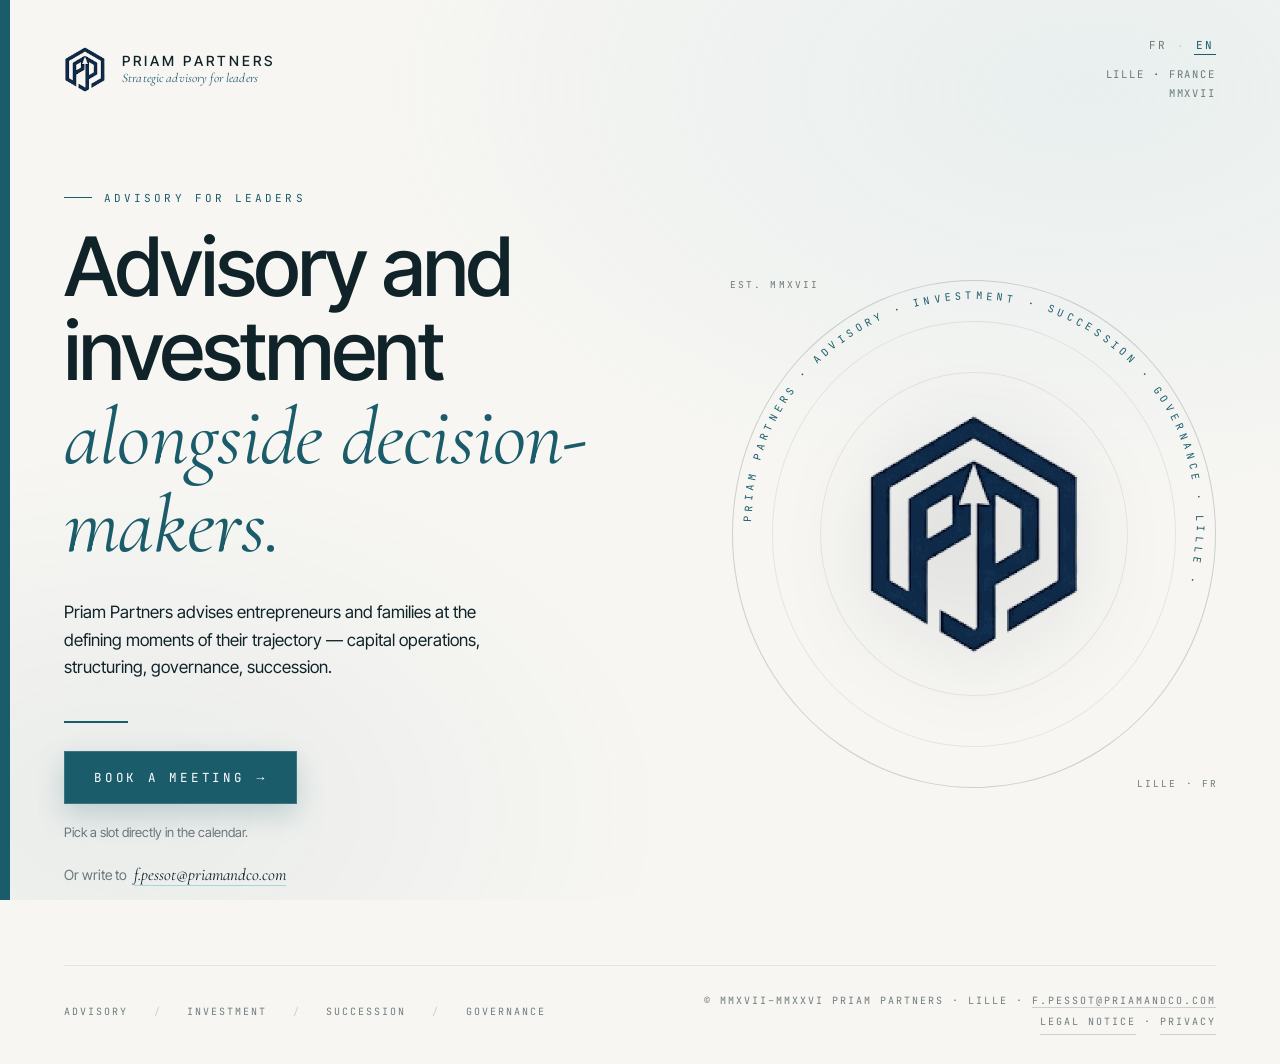
<file: index.html>
<!doctype html>
<html lang="fr">
<head>
  <meta charset="utf-8" />
  <title>Priam Partners — Accompagnement stratégique des dirigeants</title>
  <meta name="viewport" content="width=device-width, initial-scale=1" />
  <meta name="description" content="Priam Partners, cabinet de conseil basé à Lille, accompagne dirigeants, entrepreneurs et familles : opérations de capital, structuration, gouvernance, transmission." />
  <link rel="canonical" href="https://priamandco.com/" />
  <link rel="icon" href="/favicon.ico" sizes="any" />
  <link rel="icon" type="image/png" sizes="32x32" href="/favicon-32.png" />
  <link rel="apple-touch-icon" href="/apple-touch-icon.png" />
  <meta name="theme-color" content="#1B5C6B" />
  <meta name="google-site-verification" content="KSe63nCpzMNgLuSvFUwi4duw0buvBSrkegEMkRVE4Wo" />
  <meta property="og:type" content="website" />
  <meta property="og:site_name" content="Priam Partners" />
  <meta property="og:locale" content="fr_FR" />
  <meta property="og:url" content="https://priamandco.com/" />
  <meta property="og:title" content="Priam Partners — Conseil et investissement aux côtés des dirigeants" />
  <meta property="og:description" content="Opérations de capital, structuration, gouvernance, transmission. Lille · France." />
  <meta property="og:image" content="https://priamandco.com/og-image.jpg" />
  <meta property="og:image:width" content="1200" />
  <meta property="og:image:height" content="630" />
  <meta property="og:image:alt" content="Priam Partners — Conseil et investissement aux côtés des dirigeants" />
  <meta name="twitter:card" content="summary_large_image" />
  <link rel="preload" href="fonts/inter-tight-latin-500-normal.woff2" as="font" type="font/woff2" crossorigin>
  <script src="obf.js"></script>
  <link rel="stylesheet" href="fonts.css">
  <script type="application/ld+json">
  {"@context":"https://schema.org","@type":"ProfessionalService","name":"Priam Partners","url":"https://priamandco.com/","logo":"https://priamandco.com/logo-pp.png","image":"https://priamandco.com/og-image.jpg","foundingDate":"2017","address":{"@type":"PostalAddress","streetAddress":"28 rue Delannoy","postalCode":"59160","addressLocality":"Lille","addressCountry":"FR"},"areaServed":"FR"}
  </script>

  <style>
    :root {
      --bg:    #F7F6F3;
      --bg2:   #EFECE4;
      --ink:   #0F2329;
      --teal:  #1B5C6B;
      --teal2: #4A9AB0;
      --teal3: #A8D4DC;
      --mute:  rgba(15,35,41,0.58);
      --hair:  rgba(15,35,41,0.18);
      --hair2: rgba(15,35,41,0.08);
      --serif: "Cormorant Garamond", Georgia, serif;
      --sans:  "Inter Tight", "Helvetica Neue", Helvetica, Arial, sans-serif;
      --mono:  "JetBrains Mono", ui-monospace, Menlo, monospace;
    }

    * { box-sizing: border-box; }
    html, body { margin: 0; padding: 0; }
    body {
      background: var(--bg);
      color: var(--ink);
      font-family: var(--sans);
      min-height: 100vh;
      -webkit-font-smoothing: antialiased;
      text-rendering: optimizeLegibility;
    }

    /* Subtle paper texture via layered radial noise (pure CSS) */
    body::before {
      content: "";
      position: fixed; inset: 0;
      pointer-events: none;
      background:
        radial-gradient(1200px 700px at 85% 10%, rgba(168,212,220,0.18), transparent 60%),
        radial-gradient(900px 600px at 10% 90%, rgba(27,92,107,0.06), transparent 60%);
      z-index: 0;
    }

    .page {
      position: relative;
      z-index: 1;
      min-height: 100vh;
      display: grid;
      grid-template-rows: auto 1fr auto;
      padding: clamp(20px, 3.5vw, 36px) clamp(22px, 5vw, 64px);
    }

    /* Side teal band */
    .band {
      position: fixed;
      left: 0; top: 0; bottom: 0;
      width: 10px;
      background: var(--teal);
      z-index: 2;
    }

    /* Header */
    header {
      display: flex;
      align-items: center;
      justify-content: space-between;
      gap: 24px;
    }
    .brand {
      text-decoration: none;
      color: inherit;
      display: inline-flex;
      align-items: center;
      gap: 16px;
    }
    .brand img {
      width: 42px; height: auto; display: block;
    }
    .brand .name {
      font-family: var(--sans);
      font-weight: 500;
      font-size: 14px;
      letter-spacing: 0.22em;
      text-transform: uppercase;
      color: var(--ink);
    }
    .brand .tag {
      font-family: var(--serif);
      font-style: italic;
      font-size: 13px;
      color: var(--teal);
      letter-spacing: 0.01em;
      margin-top: 4px;
    }
    .brand .stack { display: inline-flex; flex-direction: column; line-height: 1; }

    .meta {
      font-family: var(--mono);
      font-size: 10.5px;
      letter-spacing: 0.18em;
      text-transform: uppercase;
      color: var(--mute);
      text-align: right;
      line-height: 1.8;
    }
    .meta .dot { color: var(--teal); }

    .header-right {
      display: flex;
      flex-direction: column;
      align-items: flex-end;
      gap: 10px;
    }
    .lang {
      display: inline-flex;
      align-items: center;
      gap: 8px;
      font-family: var(--mono);
      font-size: 11px;
      letter-spacing: 0.18em;
    }
    .lang-btn {
      background: none;
      border: none;
      padding: 2px 2px;
      cursor: pointer;
      font: inherit;
      letter-spacing: inherit;
      color: var(--mute);
      border-bottom: 1px solid transparent;
      transition: color .2s, border-color .2s;
    }
    .lang-btn:hover { color: var(--ink); }
    .lang-btn.is-active { color: var(--teal); border-bottom-color: var(--teal); }
    .lang-sep { color: var(--hair); }

    /* Main */
    main {
      display: grid;
      grid-template-columns: 1.1fr 0.9fr;
      gap: clamp(32px, 6vw, 96px);
      align-items: center;
      padding: clamp(32px, 7vw, 80px) 0;
    }
    @media (max-width: 880px) {
      main { grid-template-columns: 1fr; padding: 40px 0; }
    }

    .eyebrow {
      font-family: var(--mono);
      font-size: 11px;
      letter-spacing: 0.28em;
      text-transform: uppercase;
      color: var(--teal);
      display: inline-flex;
      align-items: center;
      gap: 12px;
    }
    .eyebrow::before {
      content: "";
      width: 28px; height: 1px; background: var(--teal);
      display: inline-block;
    }

    h1 {
      font-family: var(--sans);
      font-weight: 500;
      font-size: clamp(42px, 6.4vw, 84px);
      line-height: 1.02;
      letter-spacing: -0.025em;
      margin: 20px 0 0;
      color: var(--ink);
    }
    h1 em {
      font-family: var(--serif);
      font-style: italic;
      font-weight: 400;
      color: var(--teal);
      letter-spacing: -0.01em;
    }

    .lede {
      font-size: clamp(15px, 1.35vw, 17px);
      line-height: 1.6;
      color: var(--ink);
      max-width: 46ch;
      margin: clamp(22px, 3vw, 32px) 0 0;
    }

    .rule {
      height: 2px;
      width: 64px;
      background: var(--teal);
      margin: clamp(28px, 4vw, 40px) 0 clamp(20px, 2.5vw, 28px);
    }

    .contact-label {
      font-family: var(--mono);
      font-size: 10.5px;
      letter-spacing: 0.22em;
      text-transform: uppercase;
      color: var(--mute);
    }
    .mailto {
      display: inline-flex;
      align-items: baseline;
      gap: 14px;
      margin-top: 10px;
      font-family: var(--serif);
      font-style: italic;
      font-size: clamp(22px, 2.4vw, 30px);
      color: var(--ink);
      text-decoration: none;
      letter-spacing: -0.005em;
      position: relative;
      transition: color .2s ease;
    }
    .mailto::after {
      content: "";
      position: absolute;
      left: 0; right: 0; bottom: -4px;
      height: 1px;
      background: var(--teal);
      transform-origin: left;
      transform: scaleX(1);
      transition: transform .35s cubic-bezier(.2,.7,.3,1), background .2s;
    }
    .mailto:hover { color: var(--teal); }
    .mailto:hover::after { background: var(--teal); transform: scaleX(1.04); }
    .mailto .arrow {
      font-family: var(--sans);
      font-style: normal;
      font-weight: 400;
      font-size: 0.7em;
      color: var(--teal);
      transition: transform .3s cubic-bezier(.2,.7,.3,1);
      display: inline-block;
    }
    .mailto:hover .arrow { transform: translateX(6px); }

    .note {
      margin-top: 18px;
      font-size: 13px;
      color: var(--mute);
      max-width: 42ch;
      line-height: 1.55;
    }

    .cal-btn {
      display: inline-flex;
      align-items: center;
      gap: 12px;
      margin-top: 0;
      padding: 18px 30px;
      background: var(--teal);
      color: #fff;
      font-family: var(--mono);
      font-size: 12.5px;
      letter-spacing: 0.22em;
      text-transform: uppercase;
      text-decoration: none;
      border: none;
      box-shadow: 0 10px 28px rgba(27,92,107,0.22);
      cursor: pointer;
      transition: background .2s ease, transform .2s ease;
      position: relative;
    }
    .cal-btn::after {
      content: "";
      position: absolute;
      inset: 0;
      border: 1px solid rgba(255,255,255,0.15);
      pointer-events: none;
    }
    .cal-btn:hover {
      background: var(--ink);
      transform: translateY(-1px);
    }
    .cal-btn .cal-arrow {
      font-size: 13px;
      transition: transform .25s cubic-bezier(.2,.7,.3,1);
    }
    .cal-btn:hover .cal-arrow { transform: translateX(4px); }

    .alt-contact {
      margin-top: 22px;
      font-size: 14px;
      color: var(--mute);
    }
    .alt-contact .mail-link {
      font-family: var(--serif);
      font-style: italic;
      font-size: 17px;
      color: var(--ink);
      text-decoration: none;
      border-bottom: 1px solid var(--teal3);
      margin-left: 4px;
      transition: color .2s, border-color .2s;
    }
    .alt-contact .mail-link:hover { color: var(--teal); border-color: var(--teal); }

    /* Visual side — monumental blason + typographic crest */
    .visual {
      position: relative;
      aspect-ratio: 1 / 1.05;
      max-width: 520px;
      margin-left: auto;
      width: 100%;
      display: flex;
      align-items: center;
      justify-content: center;
    }
    @media (max-width: 880px) {
      .visual { margin: 0 auto; max-width: 360px; aspect-ratio: 1 / 1; }
    }

    .visual .ring {
      position: absolute;
      inset: 0;
      border: 1px solid var(--hair);
      border-radius: 50%;
    }
    .visual .ring::before,
    .visual .ring::after {
      content: "";
      position: absolute;
      inset: 8%;
      border: 1px solid var(--hair2);
      border-radius: 50%;
    }
    .visual .ring::after { inset: 18%; }

    .visual .mark {
      width: 46%;
      height: auto;
      display: block;
      filter: drop-shadow(0 14px 40px rgba(15,35,41,0.14));
    }

    /* Typographic ring (curved text around the blason) */
    .visual .curvetext {
      position: absolute;
      inset: 0;
      animation: rotate 80s linear infinite;
    }
    @keyframes rotate { to { transform: rotate(360deg); } }
    .visual .curvetext text {
      font-family: var(--mono);
      font-size: 8.5px;
      letter-spacing: 0.42em;
      fill: var(--teal);
      text-transform: uppercase;
    }

    /* Corner tickers */
    .ticker-top, .ticker-bot {
      position: absolute;
      font-family: var(--mono);
      font-size: 9.5px;
      letter-spacing: 0.22em;
      text-transform: uppercase;
      color: var(--mute);
    }
    .ticker-top { top: -2px; left: -2px; }
    .ticker-bot { bottom: -2px; right: -2px; }

    /* Footer */
    footer {
      display: flex;
      justify-content: space-between;
      align-items: center;
      gap: 16px;
      padding-top: clamp(20px, 3vw, 28px);
      border-top: 1px solid var(--hair2);
      font-family: var(--mono);
      font-size: 10px;
      letter-spacing: 0.2em;
      text-transform: uppercase;
      color: var(--mute);
    }
    footer .tags { display: flex; gap: clamp(12px, 2vw, 28px); flex-wrap: wrap; }
    footer .tags span.sep { color: var(--hair); }
    footer .right { text-align: right; }
    footer .legal-links { margin-top: 8px; }
    footer .legal-links a { color: inherit; text-decoration: none; border-bottom: 1px solid var(--hair); padding: 6px 0; }
    footer .legal-links a:hover { color: var(--teal); }

    @media (max-width: 620px) {
      footer { flex-direction: column; align-items: flex-start; }
      footer .right { text-align: left; }
      .band { width: 6px; }
      .meta { font-size: 9.5px; }
    }

    /* Entrance */
    @keyframes rise {
      from { opacity: 0; transform: translateY(14px); }
      to   { opacity: 1; transform: none; }
    }
    .rise { animation: rise .9s cubic-bezier(.2,.7,.3,1) both; }
    .rise.d1 { animation-delay: .05s; }
    .rise.d2 { animation-delay: .15s; }
    .rise.d3 { animation-delay: .25s; }
    .rise.d4 { animation-delay: .35s; }
    .rise.d5 { animation-delay: .45s; }
  </style>
</head>
<body>
  <div class="band" aria-hidden="true"></div>

  <div class="page">
    <header class="rise d1">
      <a class="brand" href="/" aria-label="Priam Partners — accueil">
        <img src="logo-pp-web.png" alt="Priam Partners" width="42" height="47" />
        <span class="stack">
          <span class="name">Priam Partners</span>
          <span class="tag" data-i18n="tag">Accompagnement stratégique des dirigeants</span>
        </span>
      </a>
      <div class="header-right">
        <div class="lang" role="group" aria-label="Language">
          <button type="button" class="lang-btn is-active" data-lang="fr">FR</button>
          <span class="lang-sep">·</span>
          <button type="button" class="lang-btn" data-lang="en">EN</button>
        </div>
        <div class="meta">
          <div data-i18n="city">Lille <span class="dot">·</span> France</div>
          <div>MMXVII</div>
        </div>
      </div>
    </header>

    <main>
      <section>
        <div class="eyebrow rise d2" data-i18n="eyebrow">Conseil aux dirigeants</div>
        <h1 class="rise d3" data-i18n-html="headline">
          Conseil et investissement<br />
          <em>aux côtés des dirigeants.</em>
        </h1>
        <p class="lede rise d4" data-i18n="lede">
          Priam Partners accompagne entrepreneurs et familles sur les moments charnières de leur trajectoire&nbsp;: opérations de capital, structuration, gouvernance, transmission.
        </p>

        <div class="rule rise d4"></div>

        <div class="rise d5">
          <a class="cal-btn" href="https://cal.eu/fabien-pessot" target="_blank" rel="noopener">
            <span data-i18n="calLabel">Prendre rendez-vous</span>
            <span class="cal-arrow">→</span>
          </a>
          <div class="note" data-i18n="calNote">Choisissez directement un créneau dans l'agenda.</div>
          <div class="alt-contact">
            <span data-i18n="orWrite">Ou écrire à</span>
            <a class="mail-link" href="#" data-c="mail" data-subject="Prise de contact — Priam Partners" data-i18n-subject="subject"><span data-c-text="mail">f.pessot (arobase) priamandco.com</span></a>
          </div>
        </div>
      </section>

      <aside class="visual rise d3" aria-hidden="true">
        <div class="ring"></div>

        <!-- Curved text ring -->
        <svg class="curvetext" viewBox="0 0 400 400" xmlns="http://www.w3.org/2000/svg">
          <defs>
            <path id="circle" d="M 200,200 m -184,0 a 184,184 0 1,1 368,0 a 184,184 0 1,1 -368,0" />
          </defs>
          <text>
            <textPath href="#circle" startOffset="0" data-i18n="curve">
              PRIAM PARTNERS · CONSEIL · INVESTISSEMENT · TRANSMISSION · GOUVERNANCE · LILLE ·
            </textPath>
          </text>
        </svg>

        <img class="mark" src="logo-pp-web.png" alt="" width="268" height="302" />

        <div class="ticker-top" data-i18n="tickerTop">EST. MMXVII</div>
        <div class="ticker-bot" data-i18n="tickerBot">LILLE · FR</div>
      </aside>
    </main>

    <footer class="rise d5">
      <div class="tags" data-i18n-group="tags">
        <span data-i18n="tag1">Conseil</span><span class="sep">/</span>
        <span data-i18n="tag2">Investissement</span><span class="sep">/</span>
        <span data-i18n="tag3">Transmission</span><span class="sep">/</span>
        <span data-i18n="tag4">Gouvernance</span>
      </div>
      <div class="right">
        <span data-i18n="copyright">© MMXVII–MMXXVI Priam Partners · Lille</span> · <a href="#" data-c="mail" style="color:inherit; text-decoration: none; border-bottom: 1px solid var(--hair);"><span data-c-text="mail">f.pessot (arobase) priamandco.com</span></a>
        <div class="legal-links"><a href="/mentions-legales.html" data-i18n="legal">Mentions légales</a> · <a href="/confidentialite.html" data-i18n="privacy">Confidentialité</a></div>
      </div>
    </footer>

    <script>
      (function() {
        var I18N = {
          fr: {
            tag: 'Accompagnement stratégique des dirigeants',
            city: 'Lille <span class="dot">·</span> France',
            eyebrow: 'Conseil aux dirigeants',
            headline: 'Conseil et investissement<br /><em>aux côtés des dirigeants.</em>',
            lede: 'Priam Partners accompagne entrepreneurs et familles sur les moments charnières de leur trajectoire\u00a0: opérations de capital, structuration, gouvernance, transmission.',
            contactLabel: 'Nous écrire',
            subject: 'Prise de contact — Priam Partners',
            note: 'Chaque message reçoit une réponse personnelle.',
            curve: 'PRIAM PARTNERS · CONSEIL · INVESTISSEMENT · TRANSMISSION · GOUVERNANCE · LILLE ·',
            tickerTop: 'EST. MMXVII',
            tickerBot: 'LILLE · FR',
            tag1: 'Conseil', tag2: 'Investissement', tag3: 'Transmission', tag4: 'Gouvernance',
            copyright: '© MMXVII–MMXXVI Priam Partners · Lille',
            calLabel: 'Prendre rendez-vous',
            calNote: "Choisissez directement un créneau dans l'agenda.", orWrite: 'Ou écrire à',
            legal: 'Mentions légales', privacy: 'Confidentialité'
          },
          en: {
            tag: 'Strategic advisory for leaders',
            city: 'Lille <span class="dot">·</span> France',
            eyebrow: 'Advisory for leaders',
            headline: 'Advisory and investment<br /><em>alongside decision-makers.</em>',
            lede: 'Priam Partners advises entrepreneurs and families at the defining moments of their trajectory — capital operations, structuring, governance, succession.',
            contactLabel: 'Get in touch',
            subject: 'Introduction — Priam Partners',
            note: 'Every message receives a personal reply.',
            curve: 'PRIAM PARTNERS · ADVISORY · INVESTMENT · SUCCESSION · GOVERNANCE · LILLE ·',
            tickerTop: 'EST. MMXVII',
            tickerBot: 'LILLE · FR',
            tag1: 'Advisory', tag2: 'Investment', tag3: 'Succession', tag4: 'Governance',
            copyright: '© MMXVII–MMXXVI Priam Partners · Lille',
            calLabel: 'Book a meeting',
            calNote: 'Pick a slot directly in the calendar.', orWrite: 'Or write to',
            legal: 'Legal notice', privacy: 'Privacy'
          }
        };

        function apply(lang) {
          var dict = I18N[lang];
          document.documentElement.setAttribute('lang', lang);
          document.querySelectorAll('[data-i18n]').forEach(function(el) {
            var k = el.getAttribute('data-i18n');
            if (dict[k] !== undefined) {
              // textPath inside SVG — set textContent only
              if (el.namespaceURI === 'http://www.w3.org/2000/svg') {
                el.textContent = dict[k].replace(/&amp;/g, '&');
              } else if (k === 'city') {
                el.innerHTML = dict[k];
              } else {
                el.textContent = dict[k].replace(/&amp;/g, '&').replace(/&nbsp;/g, '\u00a0');
              }
            }
          });
          document.querySelectorAll('[data-i18n-html]').forEach(function(el) {
            var k = el.getAttribute('data-i18n-html');
            if (dict[k] !== undefined) el.innerHTML = dict[k];
          });
          document.querySelectorAll('[data-i18n-subject]').forEach(function(el) {
            var k = el.getAttribute('data-i18n-subject');
            if (dict[k] !== undefined) {
              el.setAttribute('data-subject', dict[k]);
              el.setAttribute('href', 'mailto:' + window.priamContact('mail') + '?subject=' + encodeURIComponent(dict[k]));
            }
          });
          document.querySelectorAll('.lang-btn').forEach(function(b) {
            b.classList.toggle('is-active', b.getAttribute('data-lang') === lang);
          });
          try { localStorage.setItem('priam_lang', lang); } catch(e) {}
        }

        document.querySelectorAll('.lang-btn').forEach(function(b) {
          b.addEventListener('click', function() { apply(b.getAttribute('data-lang')); });
        });

        var saved = null;
        try { saved = localStorage.getItem('priam_lang'); } catch(e) {}
        var initial = saved || ((navigator.language || 'fr').toLowerCase().indexOf('fr') === 0 ? 'fr' : 'en');
        apply(initial);
      })();
    </script>
  </div>
</body>
</html>
</file>
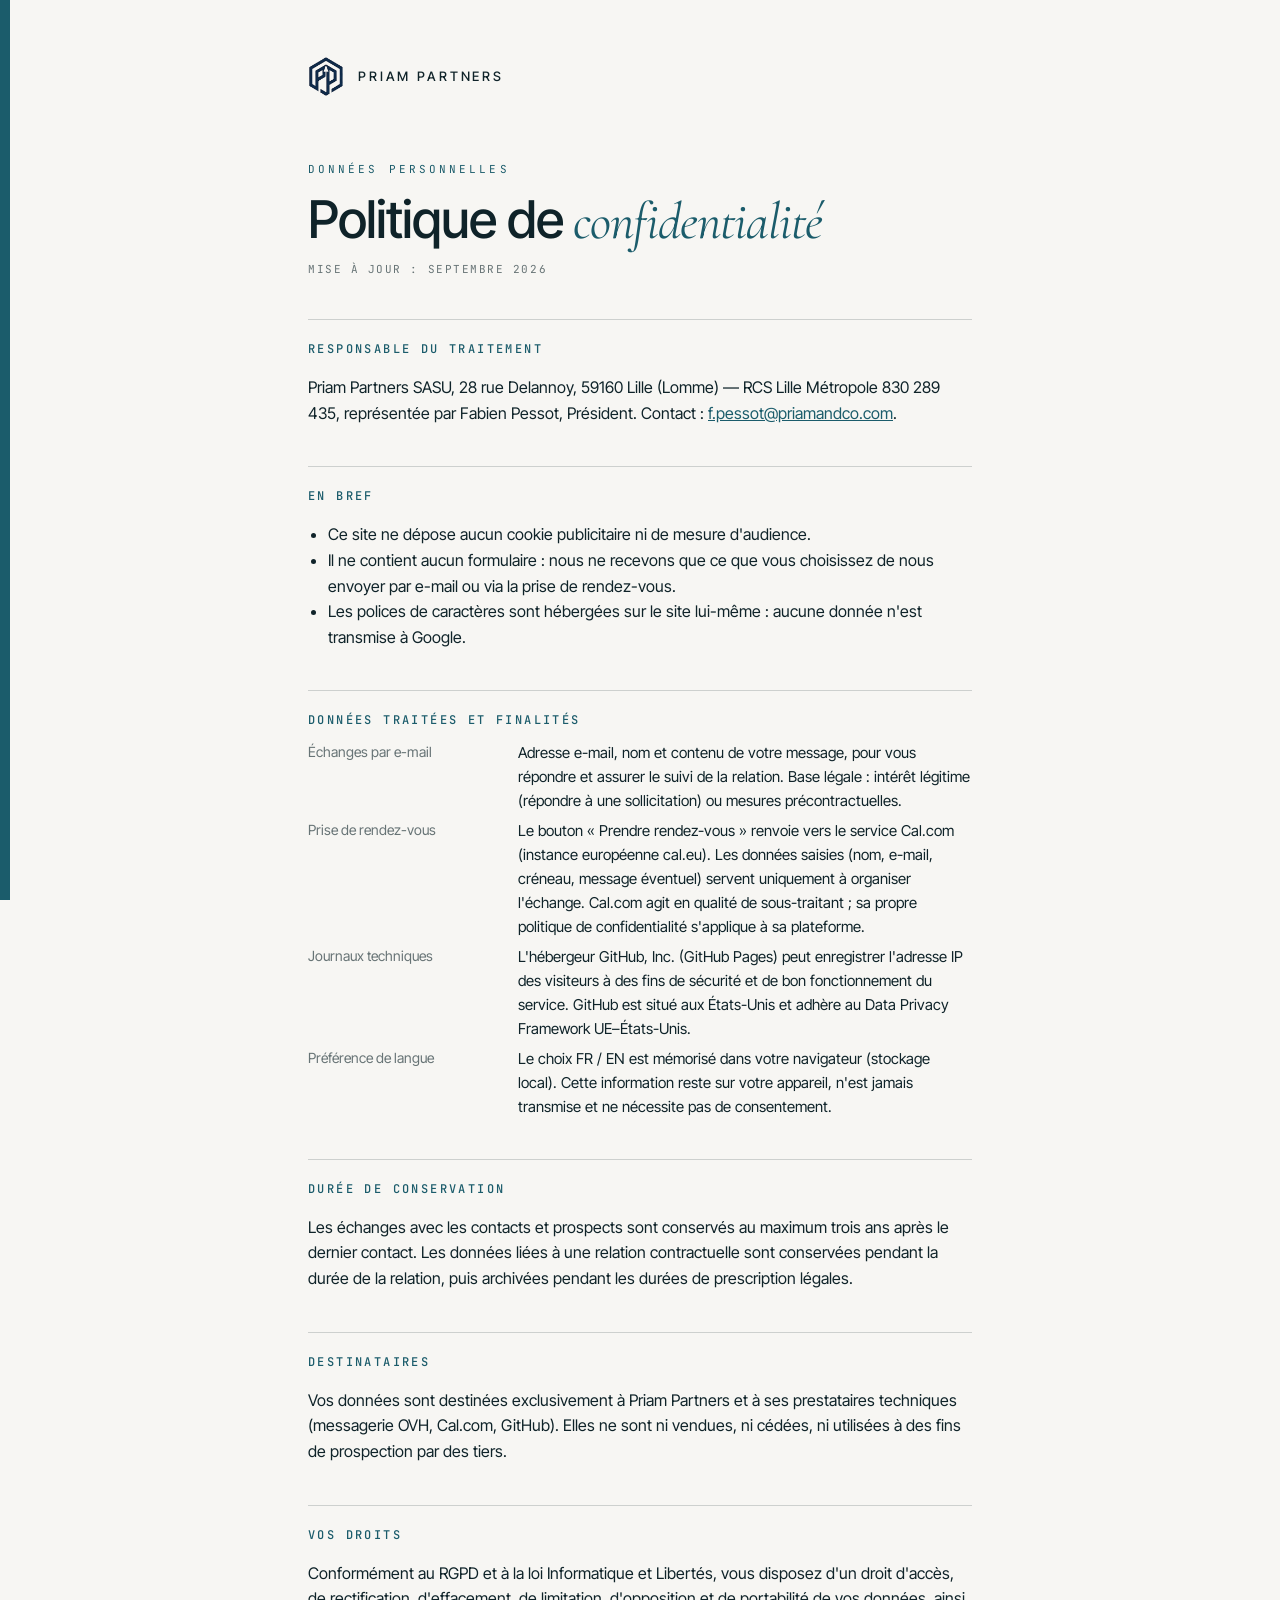
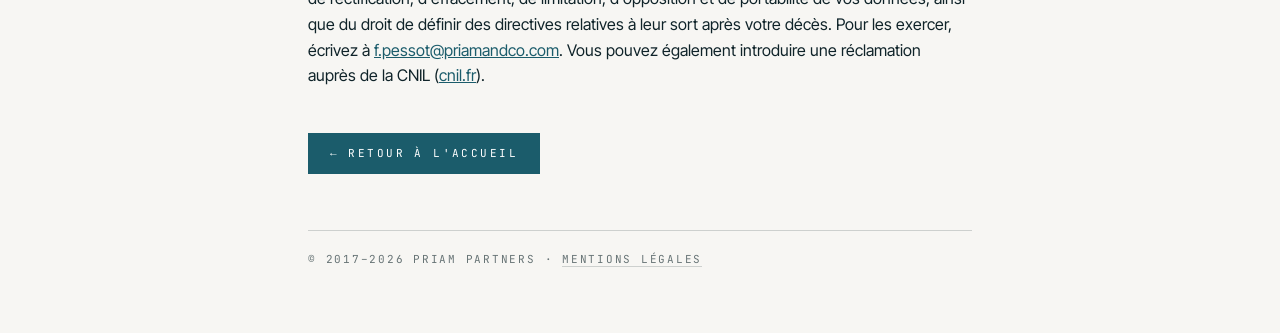
<file: confidentialite.html>
<!doctype html>
<html lang="fr">
<head>
  <meta charset="utf-8" />
  <title>Politique de confidentialité — Priam Partners</title>
  <meta name="viewport" content="width=device-width, initial-scale=1" />
  <meta name="description" content="Comment Priam Partners traite les données personnelles des visiteurs de priamandco.com et des personnes qui la contactent." />
  <link rel="canonical" href="https://priamandco.com/confidentialite.html" />
  <link rel="icon" href="/favicon.ico" sizes="any" />
  <link rel="apple-touch-icon" href="/apple-touch-icon.png" />
  <script src="/obf.js"></script>
  <link rel="stylesheet" href="/fonts.css" />
  <link rel="stylesheet" href="/legal.css" />
</head>
<body>
  <div class="band" aria-hidden="true"></div>
  <div class="wrap">
    <header><a href="/"><img src="/logo-pp-web.png" alt="" width="36" height="41" /><span>Priam Partners</span></a></header>

    <main>
      <div class="eyebrow">Données personnelles</div>
      <h1>Politique de <em>confidentialité</em></h1>
      <p class="updated">Mise à jour : septembre 2026</p>

      <h2>Responsable du traitement</h2>
      <p>Priam Partners SASU, 28 rue Delannoy, 59160 Lille (Lomme) — RCS Lille Métropole 830 289 435, représentée par Fabien Pessot, Président. Contact : <a href="#" data-c="mail"><span data-c-text="mail">f.pessot (arobase) priamandco.com</span></a>.</p>

      <h2>En bref</h2>
      <ul>
        <li>Ce site ne dépose aucun cookie publicitaire ni de mesure d'audience.</li>
        <li>Il ne contient aucun formulaire : nous ne recevons que ce que vous choisissez de nous envoyer par e-mail ou via la prise de rendez-vous.</li>
        <li>Les polices de caractères sont hébergées sur le site lui-même : aucune donnée n'est transmise à Google.</li>
      </ul>

      <h2>Données traitées et finalités</h2>
      <dl>
        <dt>Échanges par e-mail</dt>
        <dd>Adresse e-mail, nom et contenu de votre message, pour vous répondre et assurer le suivi de la relation. Base légale : intérêt légitime (répondre à une sollicitation) ou mesures précontractuelles.</dd>
        <dt>Prise de rendez-vous</dt>
        <dd>Le bouton « Prendre rendez-vous » renvoie vers le service Cal.com (instance européenne cal.eu). Les données saisies (nom, e-mail, créneau, message éventuel) servent uniquement à organiser l'échange. Cal.com agit en qualité de sous-traitant ; sa propre politique de confidentialité s'applique à sa plateforme.</dd>
        <dt>Journaux techniques</dt>
        <dd>L'hébergeur GitHub, Inc. (GitHub Pages) peut enregistrer l'adresse IP des visiteurs à des fins de sécurité et de bon fonctionnement du service. GitHub est situé aux États-Unis et adhère au Data Privacy Framework UE–États-Unis.</dd>
        <dt>Préférence de langue</dt>
        <dd>Le choix FR / EN est mémorisé dans votre navigateur (stockage local). Cette information reste sur votre appareil, n'est jamais transmise et ne nécessite pas de consentement.</dd>
      </dl>

      <h2>Durée de conservation</h2>
      <p>Les échanges avec les contacts et prospects sont conservés au maximum trois ans après le dernier contact. Les données liées à une relation contractuelle sont conservées pendant la durée de la relation, puis archivées pendant les durées de prescription légales.</p>

      <h2>Destinataires</h2>
      <p>Vos données sont destinées exclusivement à Priam Partners et à ses prestataires techniques (messagerie OVH, Cal.com, GitHub). Elles ne sont ni vendues, ni cédées, ni utilisées à des fins de prospection par des tiers.</p>

      <h2>Vos droits</h2>
      <p>Conformément au RGPD et à la loi Informatique et Libertés, vous disposez d'un droit d'accès, de rectification, d'effacement, de limitation, d'opposition et de portabilité de vos données, ainsi que du droit de définir des directives relatives à leur sort après votre décès. Pour les exercer, écrivez à <a href="#" data-c="mail"><span data-c-text="mail">f.pessot (arobase) priamandco.com</span></a>. Vous pouvez également introduire une réclamation auprès de la CNIL (<a href="https://www.cnil.fr" rel="noopener">cnil.fr</a>).</p>

      <a class="btn" href="/">← Retour à l'accueil</a>
    </main>

    <footer>© 2017–2026 Priam Partners · <a href="/mentions-legales.html">Mentions légales</a></footer>
  </div>
</body>
</html>
</file>
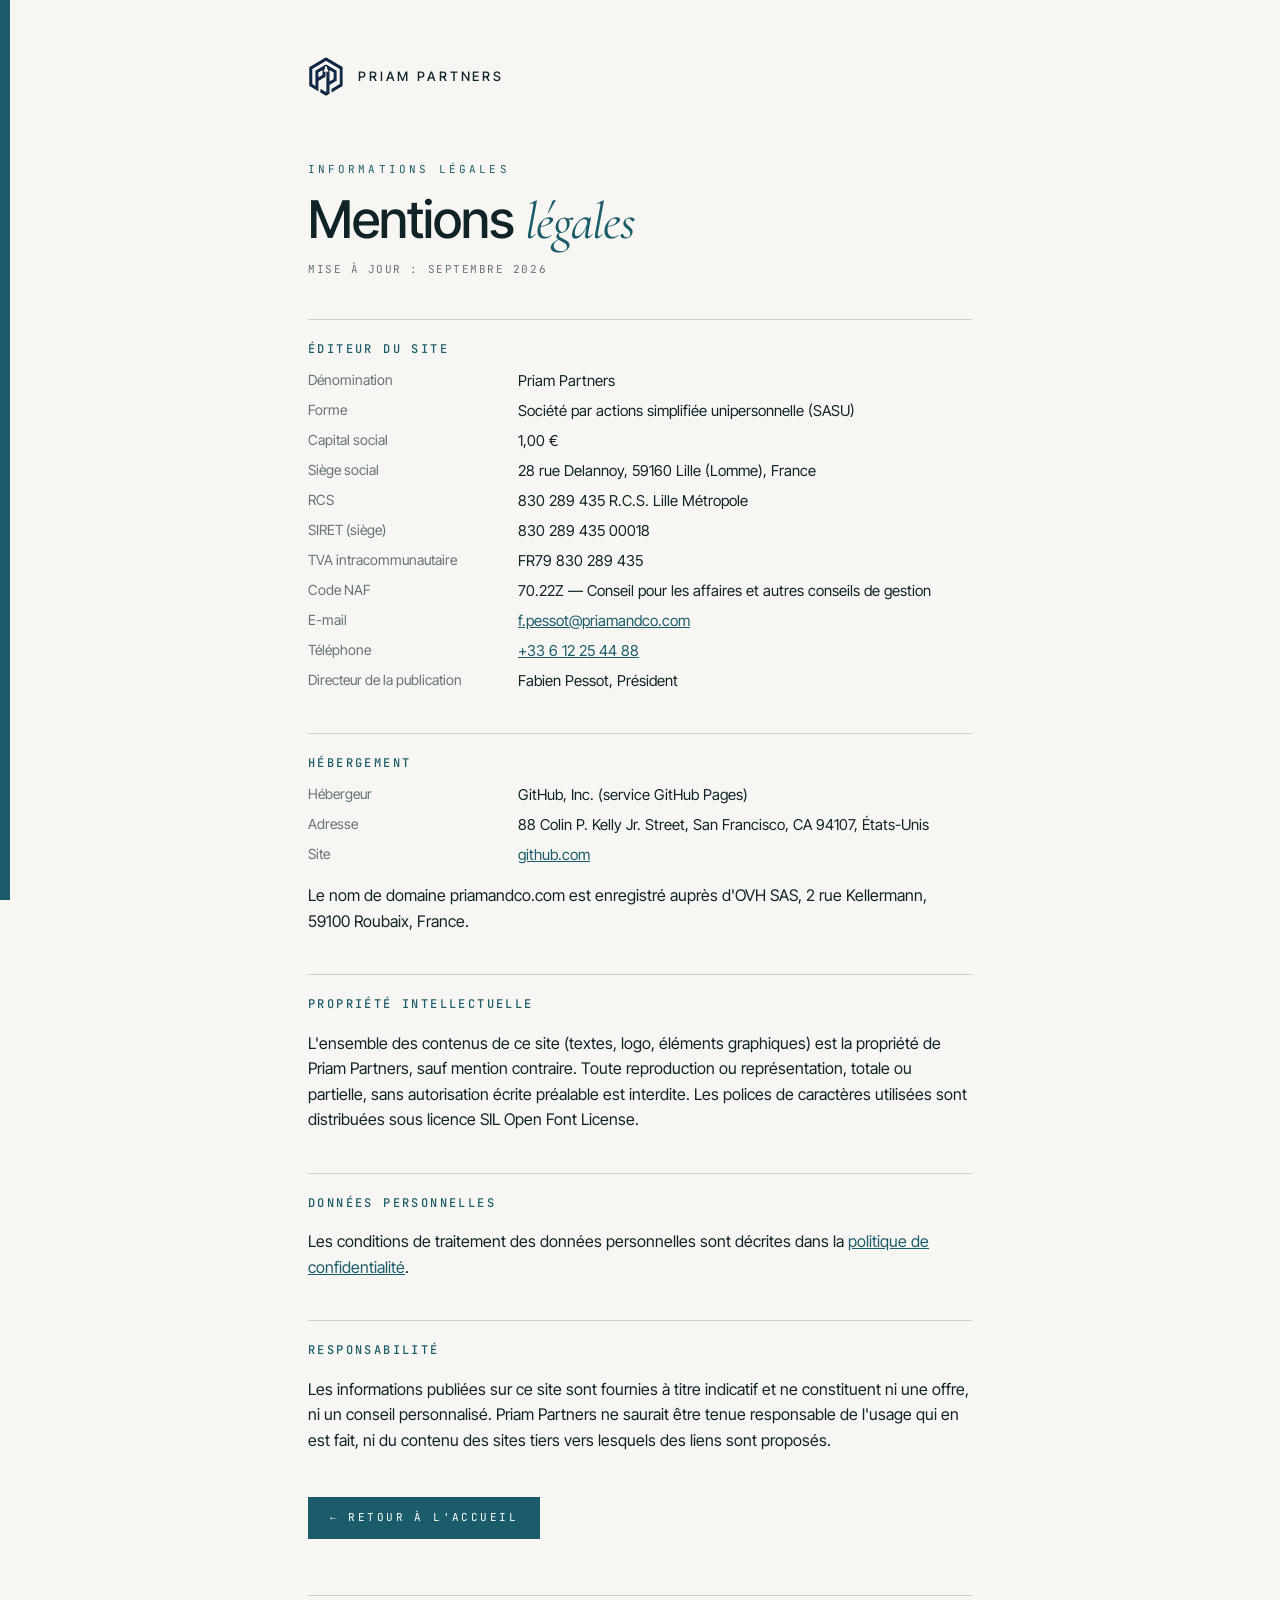
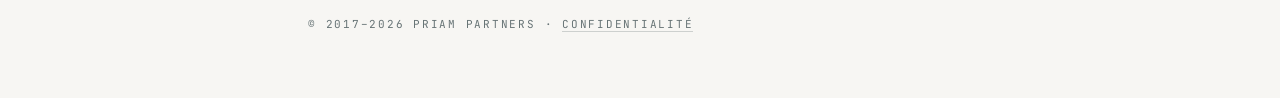
<file: mentions-legales.html>
<!doctype html>
<html lang="fr">
<head>
  <meta charset="utf-8" />
  <title>Mentions légales — Priam Partners</title>
  <meta name="viewport" content="width=device-width, initial-scale=1" />
  <meta name="description" content="Mentions légales du site priamandco.com, édité par Priam Partners SASU (Lille)." />
  <link rel="canonical" href="https://priamandco.com/mentions-legales.html" />
  <link rel="icon" href="/favicon.ico" sizes="any" />
  <link rel="apple-touch-icon" href="/apple-touch-icon.png" />
  <script src="/obf.js"></script>
  <link rel="stylesheet" href="/fonts.css" />
  <link rel="stylesheet" href="/legal.css" />
</head>
<body>
  <div class="band" aria-hidden="true"></div>
  <div class="wrap">
    <header><a href="/"><img src="/logo-pp-web.png" alt="" width="36" height="41" /><span>Priam Partners</span></a></header>

    <main>
      <div class="eyebrow">Informations légales</div>
      <h1>Mentions <em>légales</em></h1>
      <p class="updated">Mise à jour : septembre 2026</p>

      <h2>Éditeur du site</h2>
      <dl>
        <dt>Dénomination</dt><dd>Priam Partners</dd>
        <dt>Forme</dt><dd>Société par actions simplifiée unipersonnelle (SASU)</dd>
        <dt>Capital social</dt><dd>1,00 €</dd>
        <dt>Siège social</dt><dd>28 rue Delannoy, 59160 Lille (Lomme), France</dd>
        <dt>RCS</dt><dd>830 289 435 R.C.S. Lille Métropole</dd>
        <dt>SIRET (siège)</dt><dd>830 289 435 00018</dd>
        <dt>TVA intracommunautaire</dt><dd>FR79 830 289 435</dd>
        <dt>Code NAF</dt><dd>70.22Z — Conseil pour les affaires et autres conseils de gestion</dd>
        <dt>E-mail</dt><dd><a href="#" data-c="mail"><span data-c-text="mail">f.pessot (arobase) priamandco.com</span></a></dd>
        <dt>Téléphone</dt><dd><a href="#" data-c="tel"><span data-c-text="tel">sur demande par e-mail</span></a></dd>
        <dt>Directeur de la publication</dt><dd>Fabien Pessot, Président</dd>
      </dl>

      <h2>Hébergement</h2>
      <dl>
        <dt>Hébergeur</dt><dd>GitHub, Inc. (service GitHub Pages)</dd>
        <dt>Adresse</dt><dd>88 Colin P. Kelly Jr. Street, San Francisco, CA 94107, États-Unis</dd>
        <dt>Site</dt><dd><a href="https://github.com" rel="noopener">github.com</a></dd>
      </dl>
      <p>Le nom de domaine priamandco.com est enregistré auprès d'OVH SAS, 2 rue Kellermann, 59100 Roubaix, France.</p>

      <h2>Propriété intellectuelle</h2>
      <p>L'ensemble des contenus de ce site (textes, logo, éléments graphiques) est la propriété de Priam Partners, sauf mention contraire. Toute reproduction ou représentation, totale ou partielle, sans autorisation écrite préalable est interdite. Les polices de caractères utilisées sont distribuées sous licence SIL Open Font License.</p>

      <h2>Données personnelles</h2>
      <p>Les conditions de traitement des données personnelles sont décrites dans la <a href="/confidentialite.html">politique de confidentialité</a>.</p>

      <h2>Responsabilité</h2>
      <p>Les informations publiées sur ce site sont fournies à titre indicatif et ne constituent ni une offre, ni un conseil personnalisé. Priam Partners ne saurait être tenue responsable de l'usage qui en est fait, ni du contenu des sites tiers vers lesquels des liens sont proposés.</p>

      <a class="btn" href="/">← Retour à l'accueil</a>
    </main>

    <footer>© 2017–2026 Priam Partners · <a href="/confidentialite.html">Confidentialité</a></footer>
  </div>
</body>
</html>
</file>
<file: fonts.css>
/* Polices auto-hébergées (SIL Open Font License) — aucune requête vers Google */
@font-face{font-family:"Cormorant Garamond";font-style:normal;font-weight:400;font-display:swap;src:url(fonts/cormorant-garamond-latin-400-normal.woff2) format("woff2")}
@font-face{font-family:"Cormorant Garamond";font-style:normal;font-weight:500;font-display:swap;src:url(fonts/cormorant-garamond-latin-500-normal.woff2) format("woff2")}
@font-face{font-family:"Cormorant Garamond";font-style:italic;font-weight:400;font-display:swap;src:url(fonts/cormorant-garamond-latin-400-italic.woff2) format("woff2")}
@font-face{font-family:"Cormorant Garamond";font-style:italic;font-weight:500;font-display:swap;src:url(fonts/cormorant-garamond-latin-500-italic.woff2) format("woff2")}
@font-face{font-family:"Inter Tight";font-style:normal;font-weight:400;font-display:swap;src:url(fonts/inter-tight-latin-400-normal.woff2) format("woff2")}
@font-face{font-family:"Inter Tight";font-style:normal;font-weight:500;font-display:swap;src:url(fonts/inter-tight-latin-500-normal.woff2) format("woff2")}
@font-face{font-family:"Inter Tight";font-style:normal;font-weight:600;font-display:swap;src:url(fonts/inter-tight-latin-600-normal.woff2) format("woff2")}
@font-face{font-family:"JetBrains Mono";font-style:normal;font-weight:400;font-display:swap;src:url(fonts/jetbrains-mono-latin-400-normal.woff2) format("woff2")}
@font-face{font-family:"JetBrains Mono";font-style:normal;font-weight:500;font-display:swap;src:url(fonts/jetbrains-mono-latin-500-normal.woff2) format("woff2")}
</file>
<file: legal.css>
:root{--bg:#F7F6F3;--ink:#0F2329;--teal:#1B5C6B;--mute:rgba(15,35,41,.62);--hair:rgba(15,35,41,.18);
--serif:"Cormorant Garamond",Georgia,serif;--sans:"Inter Tight","Helvetica Neue",Arial,sans-serif;--mono:"JetBrains Mono",ui-monospace,Menlo,monospace}
*{box-sizing:border-box}html,body{margin:0}
body{background:var(--bg);color:var(--ink);font-family:var(--sans);-webkit-font-smoothing:antialiased;line-height:1.6}
.band{position:fixed;left:0;top:0;bottom:0;width:10px;background:var(--teal)}
.wrap{max-width:760px;margin:0 auto;padding:clamp(24px,5vw,56px) clamp(22px,5vw,48px) 64px}
header{display:flex;align-items:center;gap:14px;margin-bottom:clamp(36px,6vw,64px)}
header a{display:inline-flex;align-items:center;gap:14px;color:inherit;text-decoration:none}
header img{width:36px;height:auto}
header span{font-size:13px;font-weight:500;letter-spacing:.22em;text-transform:uppercase}
.eyebrow{font-family:var(--mono);font-size:11px;letter-spacing:.28em;text-transform:uppercase;color:var(--teal)}
h1{font-weight:500;font-size:clamp(34px,5vw,52px);line-height:1.08;letter-spacing:-.02em;margin:14px 0 8px}
h1 em{font-family:var(--serif);font-style:italic;font-weight:400;color:var(--teal)}
h2{font-family:var(--mono);font-size:12px;font-weight:500;letter-spacing:.2em;text-transform:uppercase;color:var(--teal);margin:40px 0 10px;padding-top:20px;border-top:1px solid var(--hair)}
p,li{font-size:16px}ul{padding-left:20px}
a{color:var(--teal)}
.updated{font-family:var(--mono);font-size:11px;letter-spacing:.14em;text-transform:uppercase;color:var(--mute)}
dl{display:grid;grid-template-columns:minmax(120px,190px) 1fr;gap:6px 20px;margin:0}
dt{color:var(--mute);font-size:14px}dd{margin:0;font-size:15px}
@media (max-width:560px){dl{grid-template-columns:1fr}dd{margin-bottom:8px}.band{width:6px}}
footer{margin-top:56px;padding-top:20px;border-top:1px solid var(--hair);font-family:var(--mono);font-size:11px;letter-spacing:.16em;text-transform:uppercase;color:var(--mute)}
footer a{color:inherit;text-decoration:none;border-bottom:1px solid var(--hair)}
.btn{display:inline-flex;gap:10px;margin-top:28px;padding:12px 22px;background:var(--teal);color:#fff;font-family:var(--mono);font-size:11px;letter-spacing:.22em;text-transform:uppercase;text-decoration:none}
.btn:hover{background:var(--ink)}
</file>
